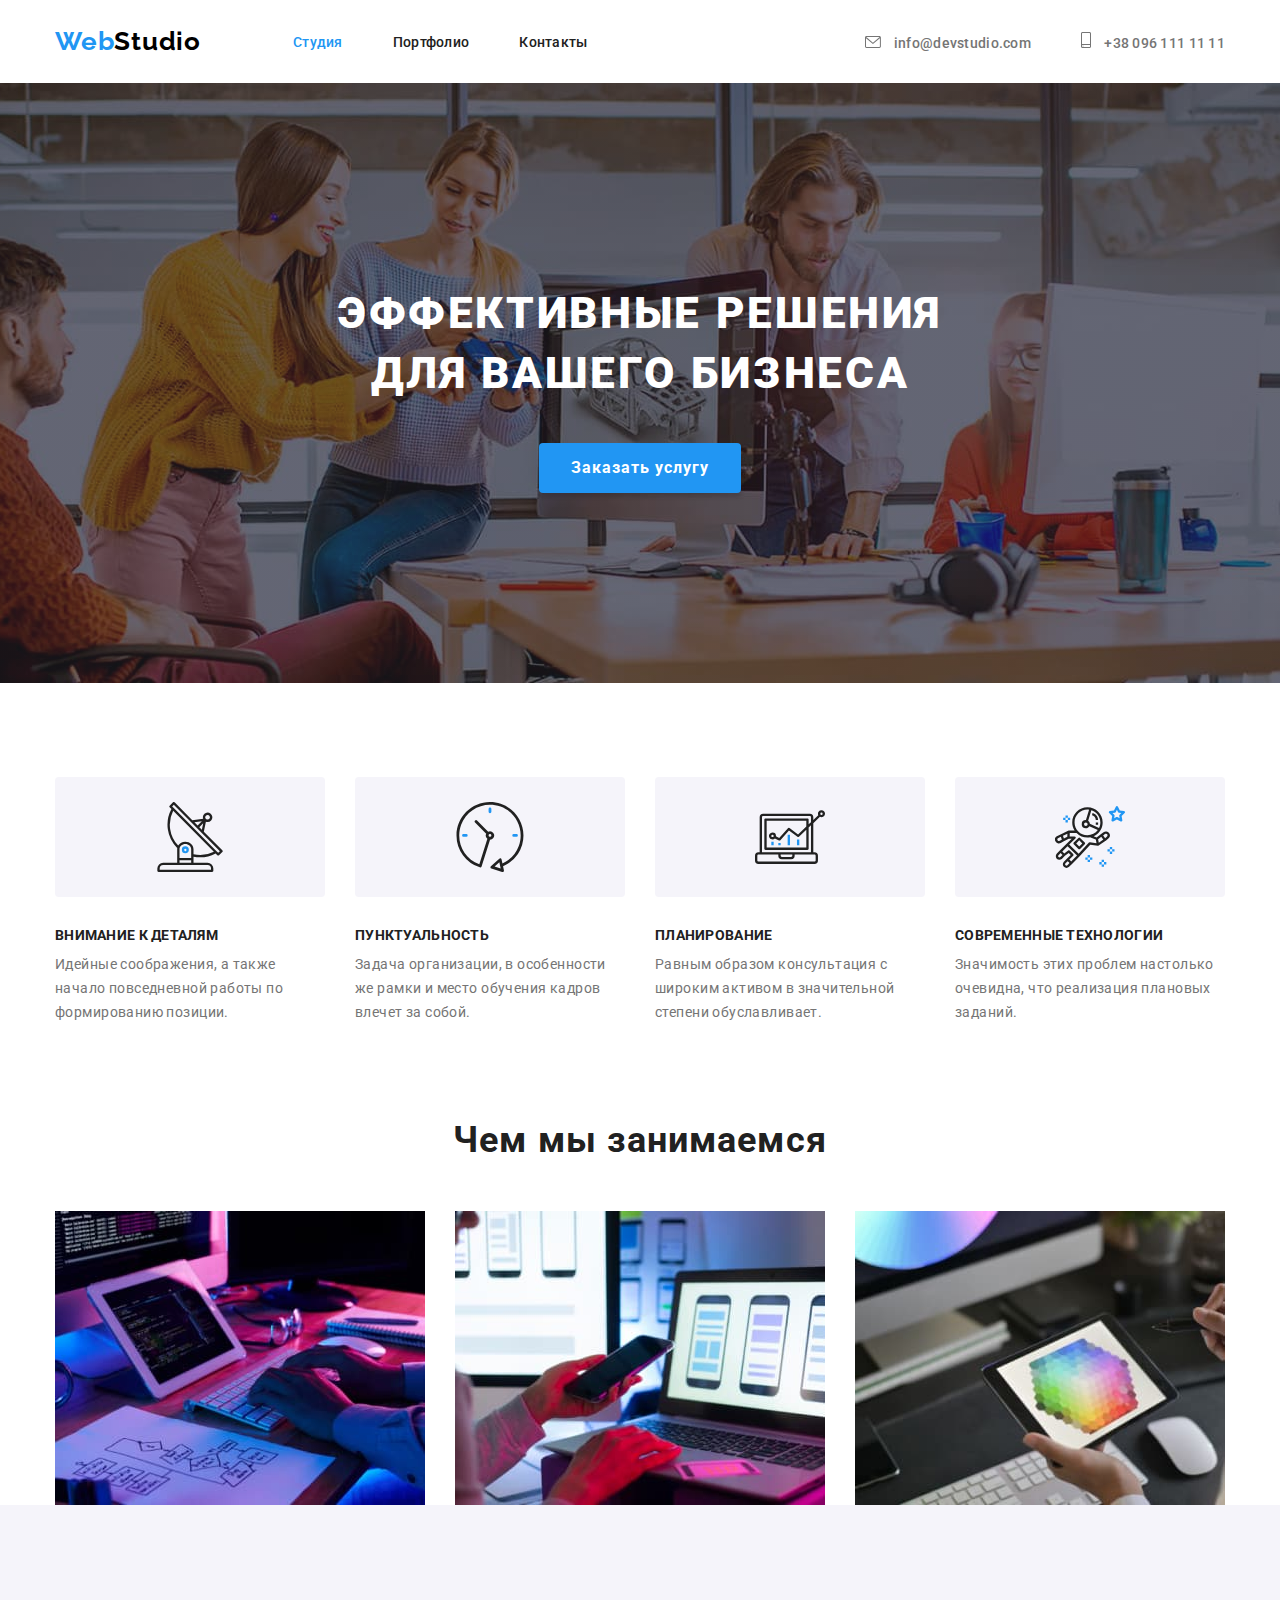
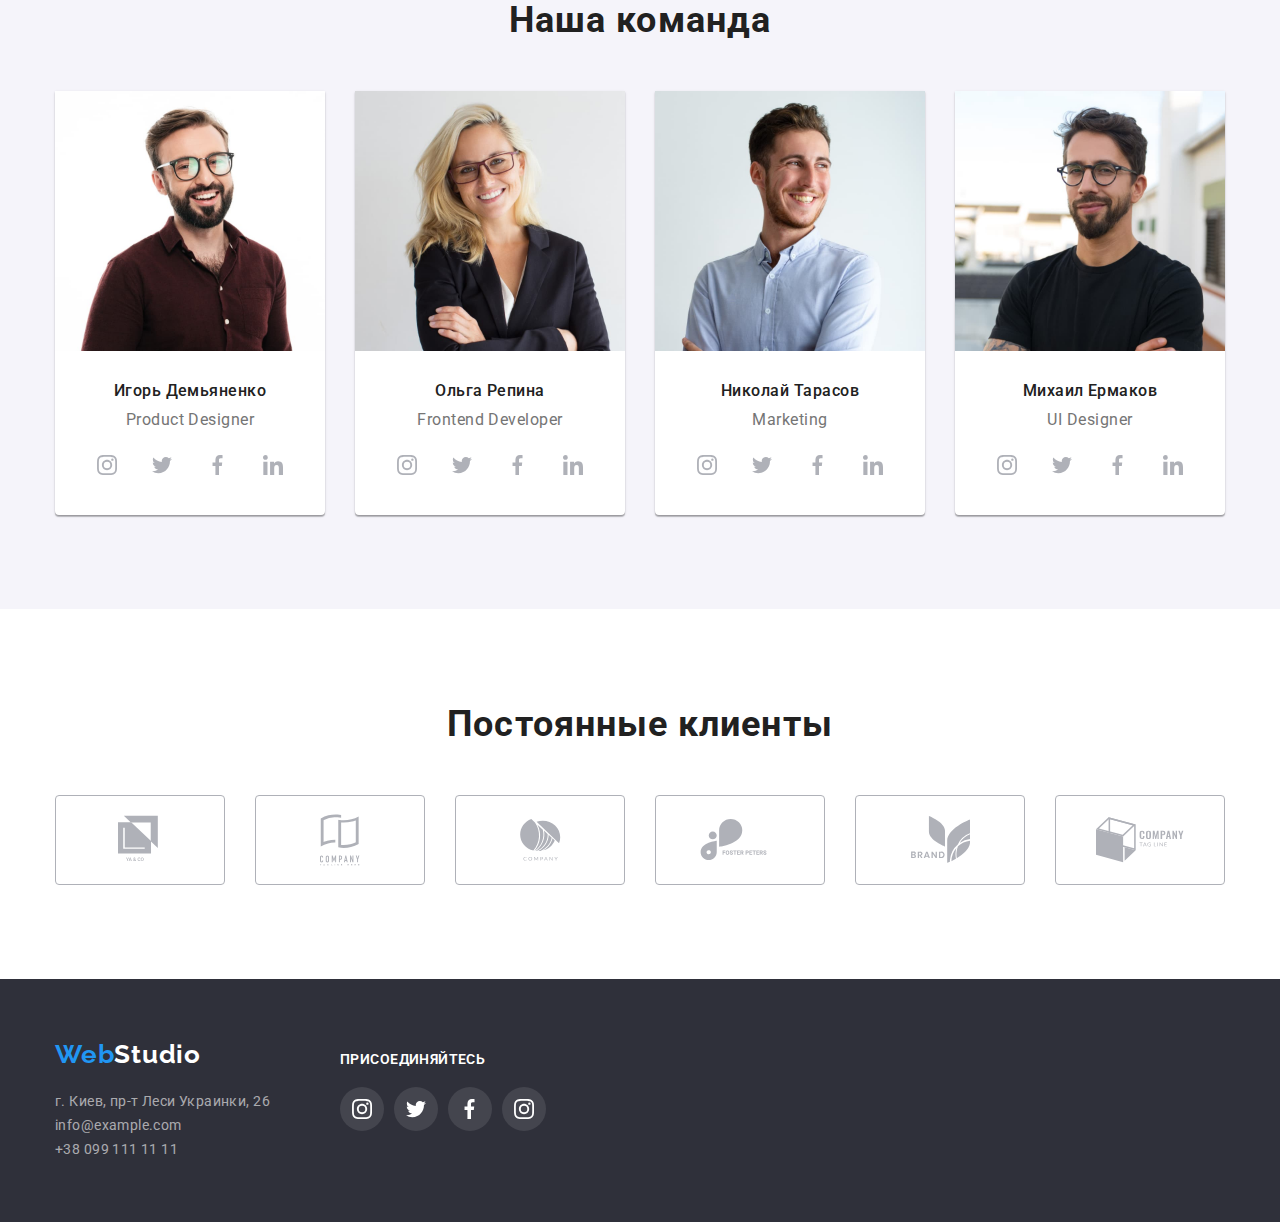
<file: index.html>
<!DOCTYPE html>
<html lang="ru">
  <head>
    <meta charset="UTF-8" />
    <meta name="viewport" content="width=device-width, initial-scale=1.0" />
    <title>Веб Студия</title>
    <link
      rel="stylesheet"
      href="https://cdnjs.cloudflare.com/ajax/libs/modern-normalize/1.0.0/modern-normalize.min.css"
    />
    <link
      href="https://fonts.googleapis.com/css2?family=Raleway:wght@700&family=Roboto:wght@400;500;700;900&display=swap"
      rel="stylesheet"
    />
    <link rel="stylesheet" href="./css/styles.css" />
  </head>
  <body>
    <!--HEADER-->
    <!-- Можно ли писать заголовок страницы с пробелом?-->
    <header class="header">
      <div class="container container-header">
        <nav class="navigation">
          <a class="logo link logo-color-light-theme" href="./index.html" lang="en">
            <span class="logo-color">Web</span>Studio</a
          >
          <ul class="navigation-list list">
            <li class="navigation-list-item">
              <a class="navigation-list-link link activ-navigation-tab" href="">Студия</a>
            </li>
            <li class="navigation-list-item">
              <a class="navigation-list-link link" href="./portfolio.html">Портфолио</a>
            </li>
            <li class="navigation-list-item">
              <a class="navigation-list-link link" href="">Контакты</a>
            </li>
          </ul>
        </nav>
        <ul class="address-list list">
          <li class="address-list-item">
            <a class="address-list-link link" href="mailto:info@devstudio.com"
              ><span class="icon-header">
                <svg width="16" height="12">
                  <use href="./images/sprite.svg#envelope"></use>
                </svg> </span
              >info@devstudio.com</a
            >
          </li>
          <li class="address-link-item">
            <a class="address-list-link link" href="tel:+380961111111"
              ><span class="icon-header">
                <svg width="10" height="16">
                  <use href="./images/sprite.svg#smartphone"></use>
                </svg> </span
              >+38 096 111 11 11</a
            >
          </li>
        </ul>
      </div>
    </header>
    <main>
      <!--HERO-->
      <div class="hero">
        <div class="container">
          <h1 class="hero-title">Эффективные решения для вашего бизнеса</h1>
          <button class="modal-btn" type="button">Заказать услугу</button>
        </div>
      </div>
      <!--ADVANTAGES-->
      <section class="advantages section-padding-top">
        <h2 hidden>Преимущества</h2>
        <ul class="advantages-list list container">
          <li class="adventages-list-item icon_antenna">
            <h3 class="adventages-list-title">Внимание к деталям</h3>
            <p class="adventages-list-description">
              Идейные соображения, а также начало повседневной работы по формированию позиции.
            </p>
          </li>
          <li class="adventages-list-item icon_clock">
            <h3 class="adventages-list-title">Пунктуальность</h3>
            <p class="adventages-list-description">
              Задача организации, в особенности же рамки и место обучения кадров влечет за собой.
            </p>
          </li>
          <li class="adventages-list-item icon_diagram">
            <h3 class="adventages-list-title">Планирование</h3>
            <p class="adventages-list-description">
              Равным образом консультация с широким активом в значительной степени обуславливает.
            </p>
          </li>
          <li class="adventages-list-item icon_astronaut">
            <h3 class="adventages-list-title">Современные технологии</h3>
            <p class="adventages-list-description">
              Значимость этих проблем настолько очевидна, что реализация плановых заданий.
            </p>
          </li>
        </ul>
      </section>
      <!--What are we doing-->
      <section class="examples section-padding-top">
        <div class="container">
          <h2 class="title">Чем мы занимаемся</h2>
          <ul class="examples-list list">
            <li class="examples-list-item">
              <img
                class="examples-list-img"
                src="./images/img1.jpg"
                alt="Создание проекта на бумаге"
                height="294"
                width="370"
              />
            </li>
            <li class="examples-list-item">
              <img
                class="examples-list-img"
                src="./images/img2.jpg"
                alt="Реализация проекта"
                height="294"
                width="370"
              />
            </li>
            <li class="examples-list-item">
              <img
                class="examples-list-img"
                src="./images/img3.jpg"
                alt="Проработка деталей проекта"
                height="294"
                width="370"
              />
            </li>
          </ul>
        </div>
      </section>
      <!--OUR TEAM-->
      <section class="team section-padding-top">
        <div class="container">
          <h2 class="title">Наша команда</h2>
          <ul class="team-list list">
            <li class="team-list-item">
              <img
                class="team-list-img"
                src="./images/photo-card1.jpg"
                alt="Фото Игоря Демьяненко"
                width="270"
                height="260"
              />
              <div class="team-list-information">
                <h3 class="team-list-title">Игорь Демьяненко</h3>
                <p class="team-list-description" lang="en">Product Designer</p>
                <ul class="social-list list">
                  <li class="social-list-item">
                    <a class="social-list-link link" href="#">
                      <svg>
                        <use href="./images/sprite.svg#instagram"></use>
                      </svg>
                    </a>
                  </li>
                  <li class="social-list-item">
                    <a class="social-list-link" href="#">
                      <svg>
                        <use href="./images/sprite.svg#twitter"></use>
                      </svg>
                    </a>
                  </li>
                  <li class="social-list-item">
                    <a class="social-list-link" href="#">
                      <svg>
                        <use href="./images/sprite.svg#facebook"></use>
                      </svg>
                    </a>
                  </li>
                  <li class="social-list-item">
                    <a class="social-list-link" href="#">
                      <svg>
                        <use href="./images/sprite.svg#linkedin"></use>
                      </svg>
                    </a>
                  </li>
                </ul>
              </div>
            </li>
            <li class="team-list-item">
              <img
                class="team-list-img"
                src="./images/photo-card2.jpg"
                alt="Фото Ольги Репиной"
                height="260"
                width="270"
              />
              <div class="team-list-information">
                <h3 class="team-list-title">Ольга Репина</h3>
                <p class="team-list-description" lang="en">Frontend Developer</p>
                <ul class="social-list list">
                  <li class="social-list-item">
                    <a class="social-list-link link" href="#">
                      <svg>
                        <use href="./images/sprite.svg#instagram"></use>
                      </svg>
                    </a>
                  </li>
                  <li class="social-list-item">
                    <a class="social-list-link" href="#">
                      <svg>
                        <use href="./images/sprite.svg#twitter"></use>
                      </svg>
                    </a>
                  </li>
                  <li class="social-list-item">
                    <a class="social-list-link" href="#">
                      <svg>
                        <use href="./images/sprite.svg#facebook"></use>
                      </svg>
                    </a>
                  </li>
                  <li class="social-list-item">
                    <a class="social-list-link" href="#">
                      <svg>
                        <use href="./images/sprite.svg#linkedin"></use>
                      </svg>
                    </a>
                  </li>
                </ul>
              </div>
            </li>
            <li class="team-list-item">
              <img
                class="team-list-img"
                src="./images/photo-card3.jpg"
                alt="Фото Николая Тарасова"
                height="260"
                width="270"
              />
              <div class="team-list-information">
                <h3 class="team-list-title">Николай Тарасов</h3>
                <p class="team-list-description" lang="en">Marketing</p>
                <ul class="social-list list">
                  <li class="social-list-item">
                    <a class="social-list-link link" href="#">
                      <svg>
                        <use href="./images/sprite.svg#instagram"></use>
                      </svg>
                    </a>
                  </li>
                  <li class="social-list-item">
                    <a class="social-list-link" href="#">
                      <svg>
                        <use href="./images/sprite.svg#twitter"></use>
                      </svg>
                    </a>
                  </li>
                  <li class="social-list-item">
                    <a class="social-list-link" href="#">
                      <svg>
                        <use href="./images/sprite.svg#facebook"></use>
                      </svg>
                    </a>
                  </li>
                  <li class="social-list-item">
                    <a class="social-list-link" href="#">
                      <svg>
                        <use href="./images/sprite.svg#linkedin"></use>
                      </svg>
                    </a>
                  </li>
                </ul>
              </div>
            </li>
            <li class="team-list-item">
              <img
                class="team-list-img"
                src="./images/photo-card4.jpg"
                alt="Фото Михаила Ермакова"
                height="260"
                width="270"
              />
              <div class="team-list-information">
                <h3 class="team-list-title">Михаил Ермаков</h3>
                <p class="team-list-description" lang="en">UI Designer</p>
                <ul class="social-list list">
                  <li class="social-list-item">
                    <a class="social-list-link link" href="#">
                      <svg>
                        <use href="./images/sprite.svg#instagram"></use>
                      </svg>
                    </a>
                  </li>
                  <li class="social-list-item">
                    <a class="social-list-link" href="#">
                      <svg>
                        <use href="./images/sprite.svg#twitter"></use>
                      </svg>
                    </a>
                  </li>
                  <li class="social-list-item">
                    <a class="social-list-link" href="#">
                      <svg>
                        <use href="./images/sprite.svg#facebook"></use>
                      </svg>
                    </a>
                  </li>
                  <li class="social-list-item">
                    <a class="social-list-link" href="#">
                      <svg>
                        <use href="./images/sprite.svg#linkedin"></use>
                      </svg>
                    </a>
                  </li>
                </ul>
              </div>
            </li>
          </ul>
        </div>
      </section>
      <!--OUR ClIENTS-->
      <section class="clients">
        <div class="container">
          <h2 class="title">Постоянные клиенты</h2>
          <ul class="clients-list list">
            <li class="clients-items">
              <a class="clients-items-link link" href="#">
                <svg width="44px" height="50px">
                  <use href="./images/sprite.svg#logo-1"></use>
                </svg>
              </a>
            </li>
            <li class="clients-items">
              <a class="clients-items-link link" href="#">
                <svg width="40px" height="52px">
                  <use href="./images/sprite.svg#logo-2"></use>
                </svg>
              </a>
            </li>
            <li class="clients-items">
              <a class="clients-items-link link" href="#">
                <svg width="41px" height="42px">
                  <use href="./images/sprite.svg#logo-3"></use>
                </svg>
              </a>
            </li>
            <li class="clients-items">
              <a class="clients-items-link link" href="#">
                <svg width="80px" height="42px">
                  <use href="./images/sprite.svg#logo-4"></use>
                </svg>
              </a>
            </li>
            <li class="clients-items">
              <a class="clients-items-link link" href="#">
                <svg width="59px" height="47px">
                  <use href="./images/sprite.svg#logo-5"></use>
                </svg>
              </a>
            </li>
            <li class="clients-items">
              <a class="clients-items-link link" href="#">
                <svg width="88px" height="46px">
                  <use href="./images/sprite.svg#logo-6"></use>
                </svg>
              </a>
            </li>
          </ul>
        </div>
      </section>
    </main>
    <!--Footer-->
    <footer class="footer">
      <div class="container footer-container">
        <div class="footer-left-side">
          <a class="logo link logo-color-dark-theme" href="./index.html" lang="en">
            <span class="logo-color">Web</span>Studio</a
          >
          <address class="address-footer">
            <ul class="address-footer-list list">
              <li class="address-footer-list-item">
                <a
                  class="address-footer-link link"
                  href="https://goo.gl/maps/AMjvVCBeMiwhVF9F8"
                  target="_blank"
                  >г. Киев, пр-т Леси Украинки, 26</a
                >
              </li>
              <li class="address-footer-list-item">
                <a class="address-footer-link link" href="mailto:info@example.com"
                  >info@example.com</a
                >
              </li>
              <li class="address-footer-list-item">
                <a class="address-footer-link link" href="tel:+380991111111">+38 099 111 11 11</a>
              </li>
            </ul>
          </address>
        </div>
        <div class="footer-right-side">
          <h2 class="footer-title">Присоединяйтесь</h2>
          <ul class="footer-social-list list">
            <li class="footer-social-list-item">
              <a class="footer-social-list-link link" href="#">
                <svg>
                  <use href="./images/sprite.svg#instagram"></use>
                </svg>
              </a>
            </li>
            <li class="footer-social-list-item">
              <a class="footer-social-list-link link" href="#">
                <svg>
                  <use href="./images/sprite.svg#twitter"></use>
                </svg>
              </a>
            </li>
            <li class="footer-social-list-item">
              <a class="footer-social-list-link link" href="#">
                <svg>
                  <use href="./images/sprite.svg#facebook"></use>
                </svg>
              </a>
            </li>
            <li class="footer-social-list-item">
              <a class="footer-social-list-link link" href="#">
                <svg>
                  <use href="./images/sprite.svg#instagram"></use>
                </svg>
              </a>
            </li>
          </ul>
        </div>
      </div>
    </footer>
  </body>
</html>
</file>
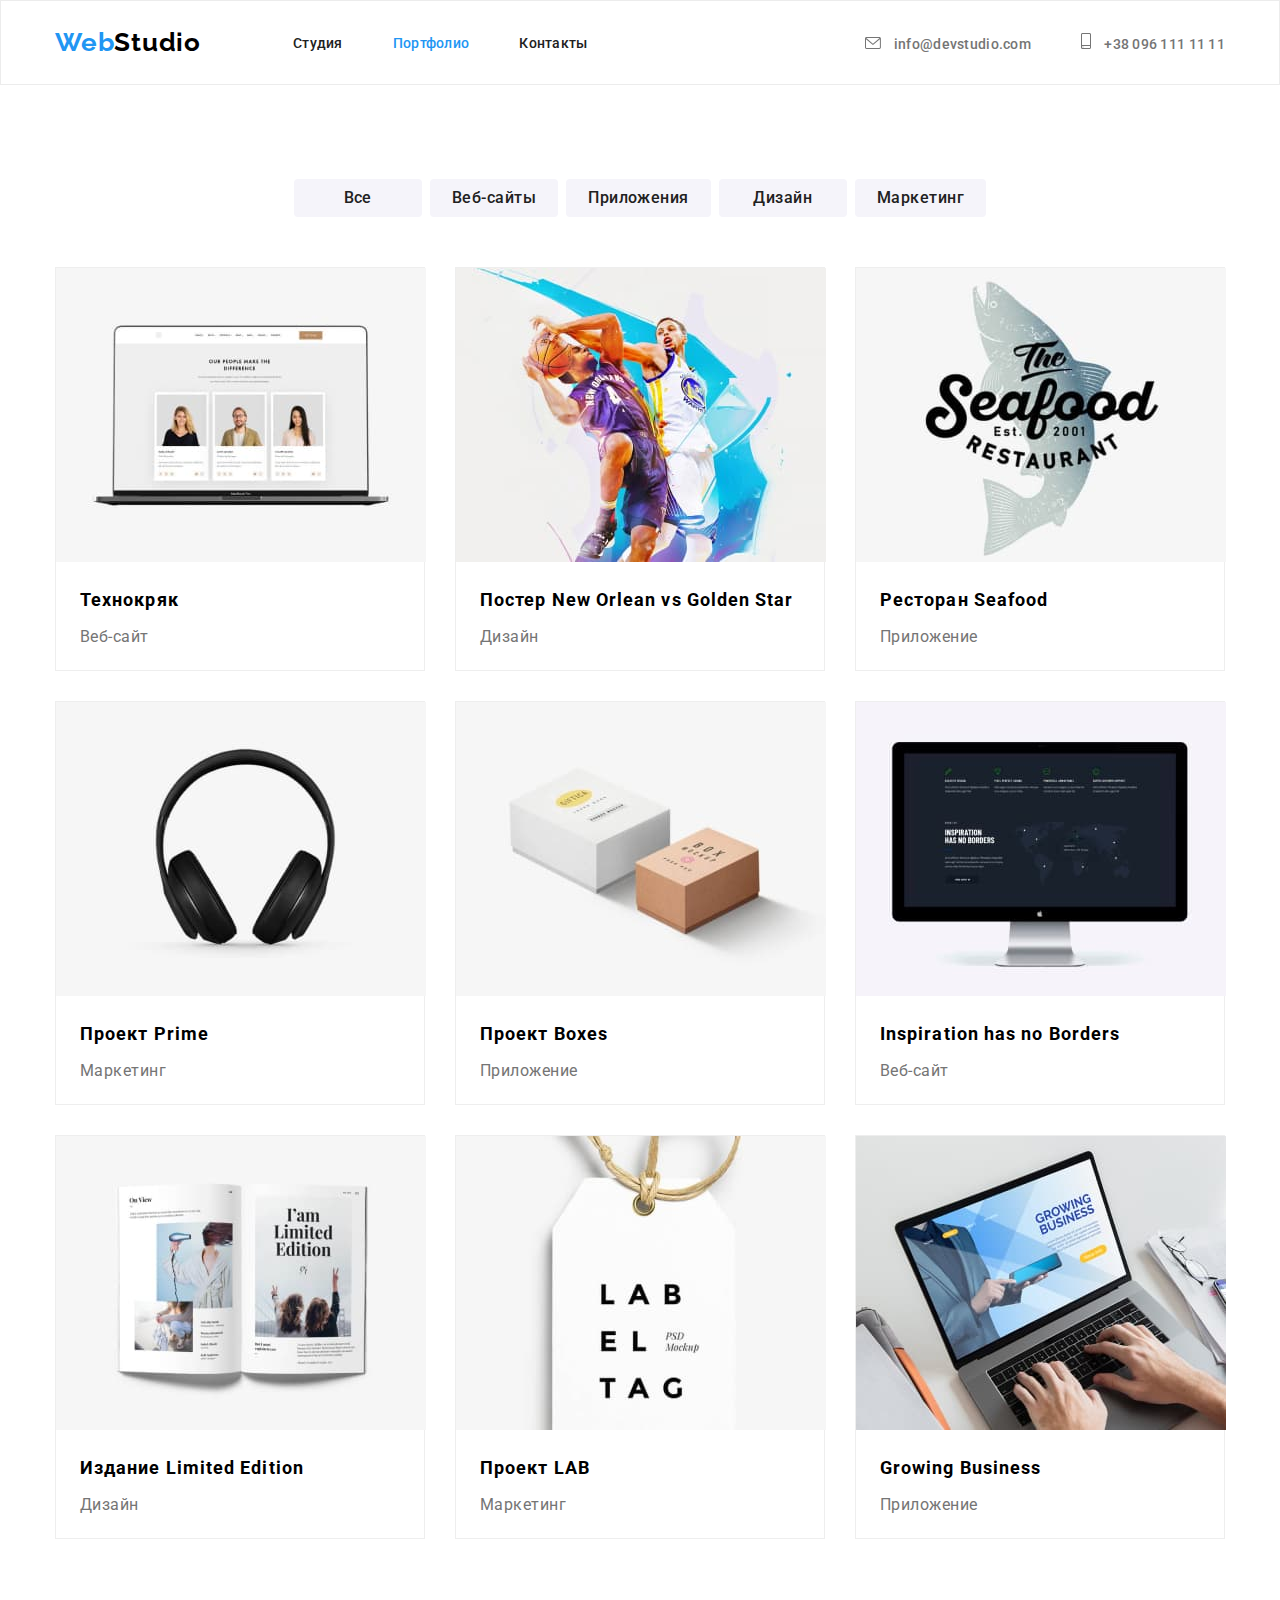
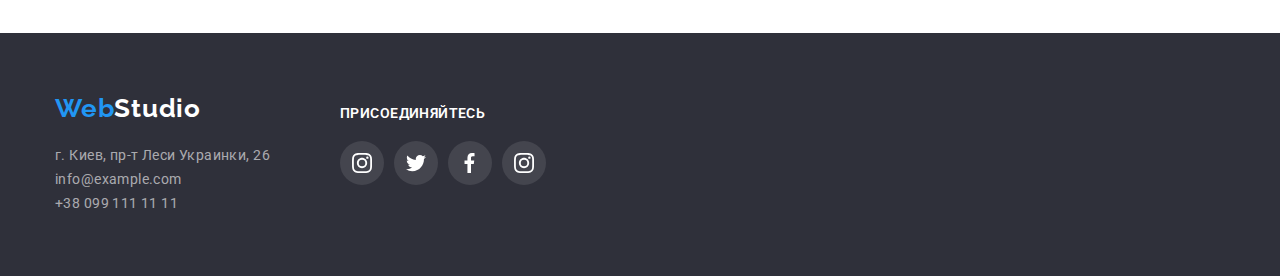
<file: portfolio.html>
<!DOCTYPE html>
<html lang="ru">
  <head>
    <meta charset="UTF-8" />
    <meta name="viewport" content="width=device-width, initial-scale=1.0" />
    <title>Portfolio</title>
    <link
      rel="stylesheet"
      href="https://cdnjs.cloudflare.com/ajax/libs/modern-normalize/1.0.0/modern-normalize.min.css"
    />
    <link
      href="https://fonts.googleapis.com/css2?family=Raleway:wght@700&family=Roboto:wght@400;500;700&display=swap"
      rel="stylesheet"
    />
    <link rel="stylesheet" href="./css/styles.css" />
  </head>
  <body>
    <!--HEADER-->
    <header class="header border-bottom">
      <div class="container container-header">
        <nav class="navigation">
          <a class="logo link logo-color-light-theme" href="./index.html" lang="en">
            <span class="logo-color">Web</span>Studio</a
          >
          <ul class="navigation-list list">
            <li class="navigation-list-item">
              <a class="navigation-list-link link" href="./index.html">Студия</a>
            </li>
            <li class="navigation-list-item">
              <a class="navigation-list-link link activ-navigation-tab" href="./portfolio.html"
                >Портфолио</a
              >
            </li>
            <li class="navigation-list-item">
              <a class="navigation-list-link link" href="">Контакты</a>
            </li>
          </ul>
        </nav>
        <ul class="address-list list">
          <li class="address-list-item">
            <a class="address-list-link link" href="mailto:info@devstudio.com"
              ><span class="icon-header">
                <svg width="16" height="12">
                  <use href="./images/sprite.svg#envelope"></use>
                </svg> </span
              >info@devstudio.com</a
            >
          </li>
          <li class="address-link-item">
            <a class="address-list-link link" href="tel:+380961111111"
              ><span class="icon-header">
                <svg width="10" height="16">
                  <use href="./images/sprite.svg#smartphone"></use>
                </svg> </span
              >+38 096 111 11 11</a
            >
          </li>
        </ul>
      </div>
    </header>
    <!--Portfolio-->
    <main class="portfolio section-padding-top">
      <div class="container">
        <h2 hidden>Примеры наших работ</h2>
        <ul class="button-menu list">
          <li class="button-item">
            <button type="button" class="button">Все</button>
          </li>
          <li class="button-item">
            <button type="button" class="button">Веб-сайты</button>
          </li>
          <li class="button-item">
            <button type="button" class="button">Приложения</button>
          </li>

          <li class="button-item">
            <button type="button" class="button">Дизайн</button>
          </li>
          <li class="button-item">
            <button type="button" class="button">Маркетинг</button>
          </li>
        </ul>
        <h1 hidden>То, что мы предлагаем</h1>
        <ul class="our-works list">
          <li class="our-works-item">
            <img
              class="our-work-img"
              src="./images/project1.jpg"
              alt="Веб-сайт 'Технокряк'"
              width="370"
              height="294"
            />
            <div class="signature-photo">
              <h2 class="our-work-title">Технокряк</h2>
              <p class="our-work-description">Веб-сайт</p>
            </div>
          </li>
          <li class="our-works-item">
            <img
              class="our-works-img"
              src="./images/project2.jpg"
              alt="Постер Нового Орелана"
              width="370"
              height="294"
            />
            <div class="signature-photo">
              <h2 class="our-work-title">Постер New Orlean vs Golden Star</h2>
              <p class="our-work-description">Дизайн</p>
            </div>
          </li>
          <li class="our-works-item">
            <img
              class="our-works-img"
              src="./images/project3.jpg"
              alt="Приложение ресторана"
              width="370"
              height="294"
            />
            <div class="signature-photo">
              <h2 class="our-work-title">Ресторан Seafood</h2>
              <p class="our-work-description">Приложение</p>
            </div>
          </li>
          <li class="our-works-item">
            <img
              class="our-works-img"
              src="./images/project4.jpg"
              alt="Проект маркетинга"
              width="370"
              height="294"
            />
            <div class="signature-photo">
              <h2 class="our-work-title">Проект Prime</h2>
              <p class="our-work-description">Маркетинг</p>
            </div>
          </li>
          <li class="our-works-item">
            <img
              class="our-works-img"
              src="./images/project5.jpg"
              alt="Приложения проекта"
              width="370"
              height="294"
            />
            <div class="signature-photo">
              <h2 class="our-work-title">Проект Boxes</h2>
              <p class="our-work-description">Приложение</p>
            </div>
          </li>
          <li class="our-works-item">
            <img
              class="our-works-img"
              src="./images/project6.jpg"
              alt="Веб-сайт"
              width="370"
              height="294"
            />
            <div class="signature-photo">
              <h2 class="our-work-title">Inspiration has no Borders</h2>
              <p class="our-work-description">Веб-сайт</p>
            </div>
          </li>
          <li class="our-works-item">
            <img
              class="our-works-img"
              src="./images/project7.jpg"
              alt="Дизайн издания"
              width="370"
              height="294"
            />
            <div class="signature-photo">
              <h2 class="our-work-title">Издание Limited Edition</h2>
              <p class="our-work-description">Дизайн</p>
            </div>
          </li>
          <li class="our-works-item">
            <img
              class="our-works-img"
              src="./images/project8.jpg"
              alt="Проект маркетинга"
              width="370"
              height="294"
            />
            <div class="signature-photo">
              <h2 class="our-work-title">Проект LAB</h2>
              <p class="our-work-description">Маркетинг</p>
            </div>
          </li>
          <li class="our-works-item">
            <img
              class="our-works-img"
              src="./images/project9.jpg"
              alt="Приложение для бизнеса"
              width="370"
              height="294"
            />
            <div class="signature-photo">
              <h2 class="our-work-title">Growing Business</h2>
              <p class="our-work-description">Приложение</p>
            </div>
          </li>
        </ul>
      </div>
    </main>
    <!--Footer-->
    <footer class="footer">
      <div class="container footer-container">
        <div class="footer-left-side">
          <a class="logo link logo-color-dark-theme" href="./index.html" lang="en">
            <span class="logo-color">Web</span>Studio</a
          >
          <address class="address-footer">
            <ul class="address-footer-list list">
              <li class="address-footer-list-item">
                <a
                  class="address-footer-link link"
                  href="https://goo.gl/maps/AMjvVCBeMiwhVF9F8"
                  target="_blank"
                  >г. Киев, пр-т Леси Украинки, 26</a
                >
              </li>
              <li class="address-footer-list-item">
                <a class="address-footer-link link" href="mailto:info@example.com"
                  >info@example.com</a
                >
              </li>
              <li class="address-footer-list-item">
                <a class="address-footer-link link" href="tel:+380991111111">+38 099 111 11 11</a>
              </li>
            </ul>
          </address>
        </div>
        <div class="footer-right-side">
          <h2 class="footer-title">Присоединяйтесь</h2>
          <ul class="footer-social-list list">
            <li class="footer-social-list-item">
              <a class="footer-social-list-link link" href="#">
                <svg>
                  <use href="./images/sprite.svg#instagram"></use>
                </svg>
              </a>
            </li>
            <li class="footer-social-list-item">
              <a class="footer-social-list-link link" href="#">
                <svg>
                  <use href="./images/sprite.svg#twitter"></use>
                </svg>
              </a>
            </li>
            <li class="footer-social-list-item">
              <a class="footer-social-list-link link" href="#">
                <svg>
                  <use href="./images/sprite.svg#facebook"></use>
                </svg>
              </a>
            </li>
            <li class="footer-social-list-item">
              <a class="footer-social-list-link link" href="#">
                <svg>
                  <use href="./images/sprite.svg#instagram"></use>
                </svg>
              </a>
            </li>
          </ul>
        </div>
      </div>
    </footer>
  </body>
</html>
</file>
<file: css/styles.css>
:root {
  --accent-color: #2196f3;
  --main-font: "Roboto", sans-serif;
  --secondary-font: "Raleway", sans-serif;
  --title-color: #212121;
  --description-color: #757575;
  --color-logo-dark-theme: #000000;
  --footer-color-link: rgba(255, 255, 255, 0.6);
  --color-modal-btn-address: #ffffff;
  --footer-color: #2f303a;
  --color-button: #f5f4fa;
  --icons-hover-color: #2196f3;
  --fill-icon: #afb1b8;
  --fill-icon-hover: #ffffff;
}

*,
*::before,
*::after {
  margin: 0;
  padding: 0;
}
body {
  font-family: var(--main-font);
  font-style: normal;
}
.list {
  padding: 0px;
  margin: 0px;
  list-style: none;
}
.link {
  text-decoration: none;
}
.address {
  font-style: normal;
}
img {
  display: block;
}
h2,
h3 {
  margin-top: 0px;
}

.container {
  width: 1200px;
  padding: 0 15px;
  margin: 0 auto;
}
.section-padding-top {
  padding-top: 94px;
}
.border-bottom {
  border: 1px solid #ececec;
}
/*===================HEADER================== */
.container-header {
  display: flex;
  align-items: center;
}
.navigation .logo {
  margin-right: 92px;
}
.logo {
  font-family: var(--secondary-font);
  font-weight: 700;
  font-size: 26px;
  line-height: 1.192;
  letter-spacing: 0.03em;
}
.logo:hover,
.logo:focus {
  text-decoration: none;
}
.navigation {
  display: flex;
  align-items: center;
}
.logo-color-light-theme,
.logo-color-light-theme:hover,
.logo-color-light-theme:focus {
  color: var(--color-logo-dark-theme);
}
.logo-color-dark-theme,
.logo-color-dark-theme:hover,
.logo-color-dark-theme:focus {
  color: var(--color-modal-btn-address);
}
.logo-color {
  color: var(--accent-color);
}
.navigation-list-item:not(:last-child) {
  margin-right: 50px;
}
.navigation-list {
  display: flex;
}
.address-list-item:not(:last-child) {
  margin-right: 50px;
}
.navigation-list-link {
  display: block;
  padding-top: 32px;
  padding-bottom: 32px;

  font-weight: 500;
  font-size: 14px;
  line-height: 1.143;
  letter-spacing: 0.02em;
  color: var(--title-color);
}
.address-list {
  display: flex;
  align-items: baseline;
  margin-left: auto;
}
.address-list-link {
  display: block;
  padding-top: 32px;
  padding-bottom: 32px;

  font-weight: 500;
  font-size: 14px;
  line-height: 1.143;
  letter-spacing: 0.02em;
  color: var(--description-color);
}
.icon-header {
  margin-right: 10px;
  fill: #757575;
}
.navigation-list-link:hover,
.navigation-list-link:focus {
  color: var(--accent-color);
  text-decoration: none;
  cursor: pointer;
}

.address-list-link:hover,
.address-list-link:focus {
  color: var(--accent-color);
  text-decoration: none;
}
.address-list-link:hover svg {
  fill: var(--icons-hover-color);
}

/*================END HEADER================== */

/*================HERO================== */
.hero-title {
  margin: 0px auto 40px auto;
  padding-top: 200px;
  width: 696px;
  font-weight: 900;
  font-size: 44px;
  line-height: 1.364;
  text-align: center;
  letter-spacing: 0.06em;
  text-transform: uppercase;
  color: var(--color-modal-btn-address);
}
.hero {
  text-align: center;
  height: 600px;
  max-width: 1600px;
  margin-left: auto;
  margin-right: auto;
  background-color: #c4c4c4;
  background-image: linear-gradient(rgba(47, 48, 58, 0.4), rgba(47, 48, 58, 0.4)),
    url("../images/background-hero/hero.jpg");
  background-repeat: no-repeat;
  background-size: cover;
  background-position: center;
}
.modal-btn {
  display: inline-block;
  padding: 10px 32px;
  border: none;
  box-shadow: 0px 4px 4px rgba(0, 0, 0, 0.15);
  border-radius: 4px;
  min-width: 136px;
  font-family: var(--main-font);
  font-style: normal;
  font-weight: 700;
  font-size: 16px;
  line-height: 1.875;
  letter-spacing: 0.06em;
  background: var(--accent-color);
  color: var(--color-modal-btn-address);
}
/*.modal-btn:hover {
  cursor: default;
}*/
/*================END HERO================== */

/*================ADVANTAGES================== */
.advantages-list {
  display: flex;
}
.adventages-list-item::before {
  display: block;
  content: "";
  height: 120px;
  background-color: #f5f4fa;
  border-radius: 4px;
  margin-bottom: 30px;
  background-repeat: no-repeat;
  background-position: center;
}
.icon_antenna::before {
  background-image: url("../images/advantages/antenna.svg");
}
.icon_astronaut::before {
  background-image: url("../images/advantages/astronaut.svg");
}
.icon_clock::before {
  background-image: url("../images/advantages/clock.svg");
}
.icon_diagram::before {
  background-image: url("../images/advantages/diagram.svg");
}
.examples-list {
  justify-content: space-between;
}
.adventages-list-item:not(:last-child) {
  margin-right: 30px;
}
.adventages-list-title {
  margin-bottom: 0px;
  font-family: var(--main-font);
  font-style: normal;
  font-weight: 700;
  font-size: 14px;
  line-height: 1.143;
  letter-spacing: 0.02em;
  text-transform: uppercase;
  color: var(--title-color);
  min-width: 270px;
}
.adventages-list-description {
  margin-top: 10px;
  margin-bottom: 0px;
  font-family: var(--main-font);
  font-weight: 400;
  font-size: 14px;
  line-height: 1.714;
  letter-spacing: 0.03em;
  color: var(--description-color);
}
/*===============END ADVANTAGES================== */
/*=================What are we doing===============*/
.examples-list {
  display: flex;
}
/*===============END What are we doing===============*/
/*=================OUR TEAM====================== */
.team {
  padding: 94px 0px;
  background-color: var(--color-button);
}
.title {
  margin-bottom: 50px;
  font-weight: 700;
  font-size: 36px;
  line-height: 1.167;
  text-align: center;
  letter-spacing: 0.03em;
  color: var(--title-color);
}
.team-list {
  display: flex;
  justify-content: space-between;
}
.team-list-title {
  margin-bottom: 0px;
  font-family: var(--main-font);
  font-weight: 500;
  font-size: 16px;
  line-height: 1.187;
  text-align: center;
  letter-spacing: 0.03em;
  color: vara(--title-color);
}
.team-list-item {
  width: 270px;
  background: var(--color-modal-btn-address);
  box-shadow: 0px 1px 3px rgba(0, 0, 0, 0.12), 0px 1px 1px rgba(0, 0, 0, 0.14),
    0px 2px 1px rgba(0, 0, 0, 0.2);
  border-radius: 0px 0px 4px 4px;

  font-weight: 500;
  font-size: 16px;
  line-height: 1.188;
  text-align: center;
  letter-spacing: 0.03em;
  color: var(--title-color);
}
.team-list-description {
  margin-top: 10px;
  margin-bottom: 16px;
  font-weight: normal;
  font-size: 16px;
  line-height: 1.188;
  text-align: center;
  letter-spacing: 0.03em;
  color: var(--description-color);
}
.social-list {
  display: flex;
  justify-content: space-between;
}
.social-list-link {
  width: 40px;
  height: 40px;
  border-radius: 50%;
  display: inline-flex;
  justify-content: center;
  align-items: center;
}
.social-list-link svg {
  fill: var(--fill-icon);
  width: 20px;
  height: 20px;
}
.social-list-link:hover {
  background-color: var(--icons-hover-color);
}
.social-list-link:hover svg {
  fill: var(--fill-icon-hover);
}
.team-list-information {
  padding: 30px 32px;
}
/*===============END OUR TEAM===================== */

/*===============OUR CLIENTS===================== */
.clients {
  padding-top: 94px;
  padding-bottom: 94px;
}
.clients-list {
  display: flex;
}
.clients-items-link {
  min-width: 170px;
  height: 90px;
  border: 1px solid #afb1b8;
  border-radius: 4px;
  display: inline-flex;
  justify-content: center;
  align-items: center;
}
.clients-items:not(:last-child) {
  margin-right: 30px;
}
.clients-items-link svg {
  fill: var(--fill-icon);
}
.clients-items-link:hover svg {
  fill: var(--icons-hover-color);
}
.clients-items-link:hover {
  border: 1px solid var(--icons-hover-color);
}
/*=============== END OUR CLIENTS===================== */

/*=================FOOTER====================== */
.footer-title {
  margin-bottom: 20px;
  margin-top: 12px;
  font-family: var(--main-font);
  font-weight: 600;
  font-size: 14px;
  line-height: 1.143;
  letter-spacing: 0.03em;
  text-transform: uppercase;
  color: #ffffff;
}
.address-footer {
  margin-top: 20px;
}
.address-footer-link {
  font-family: Roboto;
  font-style: normal;
  font-weight: 400;
  font-size: 14px;
  line-height: 1.714;
  letter-spacing: 0.03em;
  color: var(--footer-color-link);
}
.address-footer-link:hover,
.address-footer-link:focus {
  color: var(--color-modal-btn-address);
  text-decoration: none;
}
.footer {
  padding: 60px 0px;
  background-color: var(--footer-color);
}
.footer-social-list-link {
  display: inline-flex;
  justify-content: center;
  align-items: center;
  width: 44px;
  height: 44px;
  border-radius: 50%;
  background-color: rgba(255, 255, 255, 0.1);
}
.footer-social-list-item:not(:last-child) {
  margin-right: 10px;
}
.footer-social-list-link svg {
  width: 20px;
  height: 20px;
  fill: #ffffff;
}
.footer-social-list-link:hover {
  background-color: var(--icons-hover-color);
}
.footer-social-list {
  display: flex;
}
.footer-container {
  display: flex;
}
.footer-left-side {
  margin-right: 70px;
}

/*=================END FOOTER====================== */

/*=================PORTFOLIO====================== */
.activ-navigation-tab {
  color: var(--accent-color);
}
.button-item:not(:last-child) {
  margin-right: 8px;
}
.button {
  padding: 6px 22px;
  border: none;
  border-radius: 4px;
  background: var(--color-button);
  min-width: 128px;

  font-family: var(--main-font);
  font-style: normal;
  font-weight: 500;
  font-size: 16px;
  line-height: 1.625;
  text-align: center;
  letter-spacing: 0.03em;
  color: var(--title-color);
}
.button:hover,
.button:focus {
  background: var(--accent-color);
  box-shadow: 0px 3px 1px rgba(0, 0, 0, 0.1), 0px 1px 2px rgba(0, 0, 0, 0.08),
    0px 2px 2px rgba(0, 0, 0, 0.12);
  color: var(--color-modal-btn-address);
}
.button-menu {
  display: flex;
  justify-content: center;
  margin-bottom: 50px;
}

.portfolio {
  padding-bottom: 94px;
}
.our-works {
  display: flex;
  flex-wrap: wrap;
}
.our-works-item {
  width: 370px;
  height: 404px;
  margin-right: 30px;
  margin-bottom: 30px;
  border: 1px solid #eeeeee;
}
.our-works-item:hover {
  box-shadow: 0px 1px 1px rgba(0, 0, 0, 0.12), 0px 4px 4px rgba(0, 0, 0, 0.06),
    1px 4px 6px rgba(0, 0, 0, 0.16);
}
.our-works-item:nth-child(3n) {
  margin-right: 0px;
}
.our-works-item:nth-last-child(-n + 3) {
  margin-bottom: 0px;
}
.our-work-title {
  margin-bottom: 0px;
  font-weight: 700;
  font-size: 18px;
  line-height: 2;
  letter-spacing: 0.06em;
  color: vae(--title-color);
}
.our-work-description {
  margin-top: 4px;
  margin-bottom: 0px;
  font-weight: 400;
  font-size: 16px;
  line-height: 1.875;
  letter-spacing: 0.03em;
  color: var(--description-color);
}
.signature-photo {
  margin: 20px 24px;
}
/*===============END PORTFOLIO==================== */
</file>
